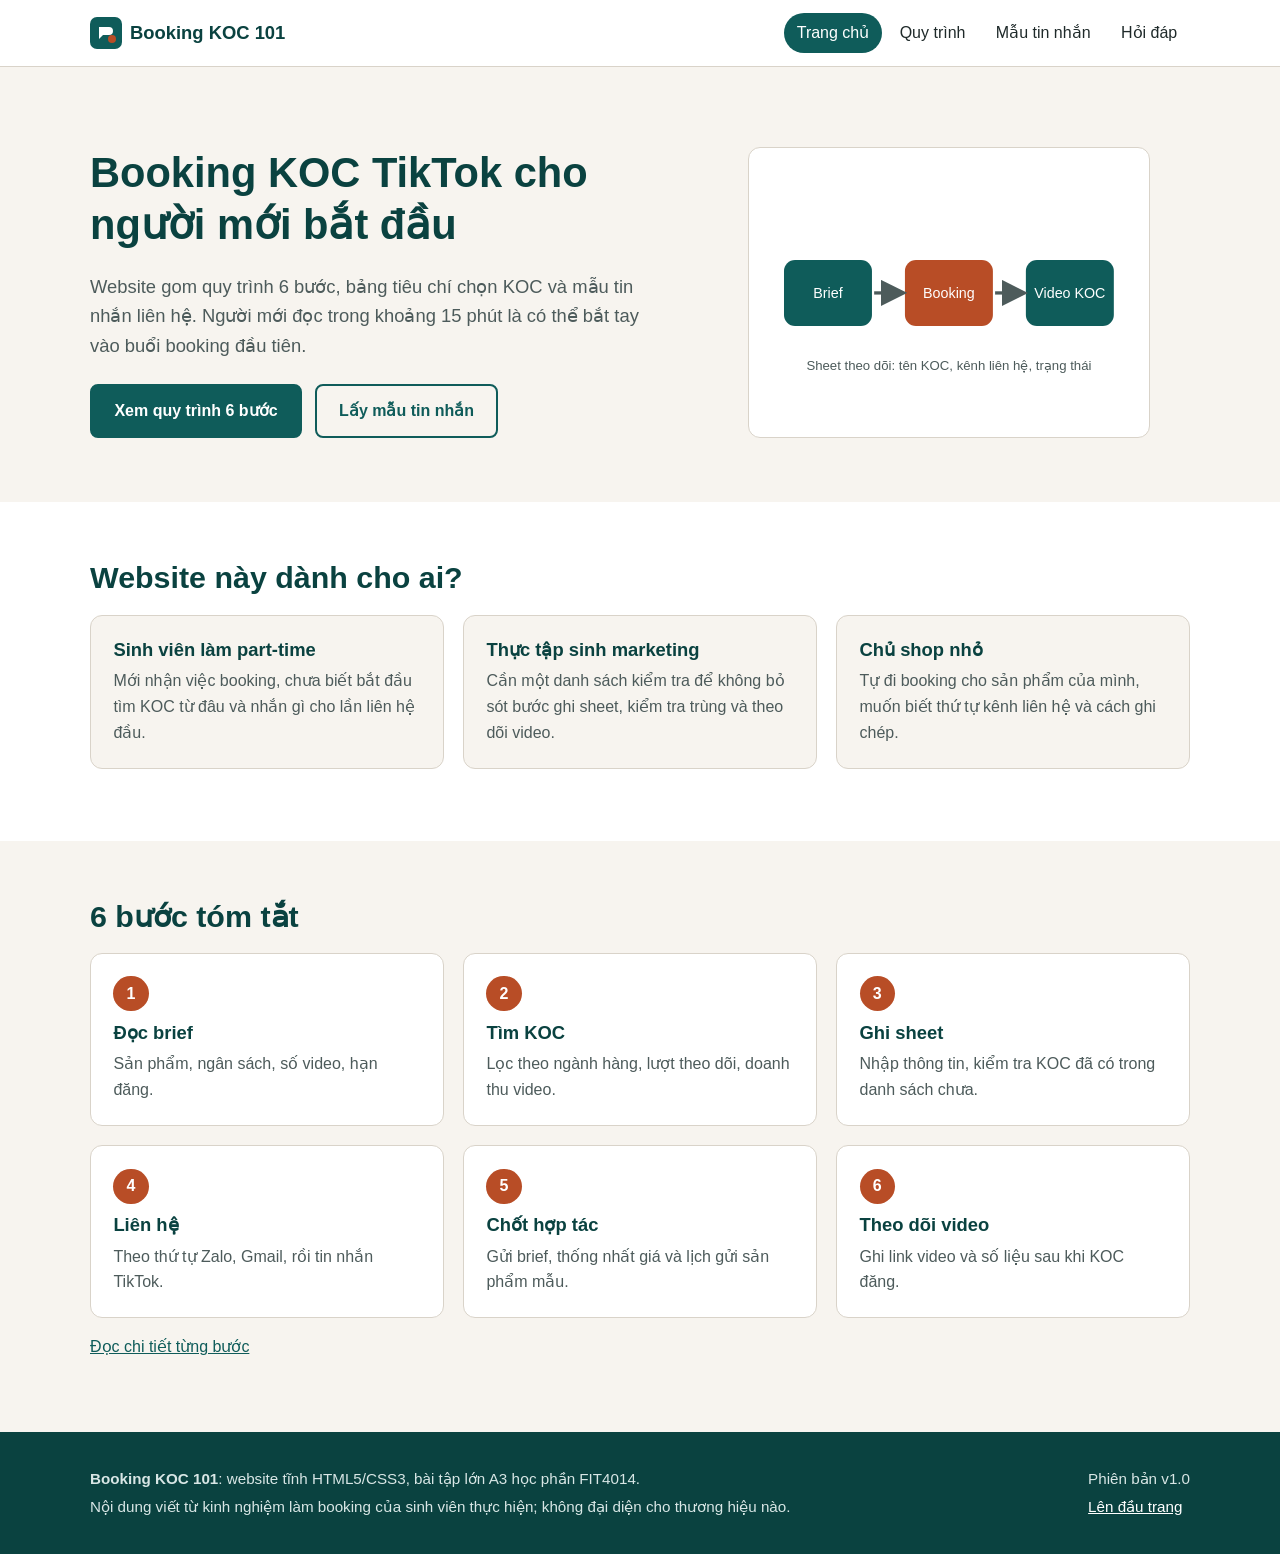
<file: index.html>
<!DOCTYPE html>
<!-- Booking KOC 101 | index.html -->
<html lang="vi">
<head>
  <meta charset="UTF-8">
  <meta name="viewport" content="width=device-width, initial-scale=1.0">
  <meta name="description" content="Hướng dẫn quy trình booking KOC TikTok 6 bước cho sinh viên mới làm marketing.">
  <title>Booking KOC 101 | Trang chủ</title>
  <link rel="icon" href="assets/logo.svg" type="image/svg+xml">
  <!-- Một file CSS dùng chung cho cả website -->
  <link rel="stylesheet" href="css/style.css">
</head>
<body>
  <!-- ===== Link bỏ qua điều hướng: hiện ra khi nhấn Tab, giúp người dùng bàn phím nhảy thẳng vào nội dung ===== -->
  <a class="skip-link" href="#noi-dung">Bỏ qua điều hướng</a>

  <!-- ===== HEADER: logo + menu, giống nhau ở cả 5 trang. Trang đang mở có aria-current="page" ===== -->
  <header class="site-header">
    <div class="container">
      <a class="logo" href="index.html">
        <svg viewBox="0 0 64 64" aria-hidden="true"><rect width="64" height="64" rx="14" fill="#0f5c5a"/><path d="M18 20h20a8 8 0 0 1 0 16H26l-8 8V20z" fill="#fff"/><circle cx="44" cy="44" r="8" fill="#b84d26"/></svg>
        Booking KOC 101
      </a>
      <nav class="nav" aria-label="Điều hướng chính">
        <ul>
          <li><a href="index.html" aria-current="page">Trang chủ</a></li>
          <li><a href="quy-trinh.html">Quy trình</a></li>
          <li><a href="mau-tin-nhan.html">Mẫu tin nhắn</a></li>
          <li><a href="lien-he.html">Hỏi đáp</a></li>
        </ul>
      </nav>
    </div>
  </header>
  <!-- ===== NỘI DUNG CHÍNH: id="noi-dung" là đích của link bỏ qua điều hướng ===== -->
  <main id="noi-dung">
    <!-- ----- Phần 1. HERO: tiêu đề, mô tả, 2 nút (R1, R3) và hình SVG tự vẽ ----- -->
    <section class="hero" aria-labelledby="tieu-de-chinh">
      <div class="container">
        <div>
          <h1 id="tieu-de-chinh">Booking KOC TikTok cho người mới bắt đầu</h1>
          <p class="lead">Website gom quy trình 6 bước, bảng tiêu chí chọn KOC và mẫu tin nhắn liên hệ. Người mới đọc trong khoảng 15 phút là có thể bắt tay vào buổi booking đầu tiên.</p>
          <div class="nhom-nut">
            <a class="btn" href="quy-trinh.html">Xem quy trình 6 bước</a>
            <a class="btn btn--vien" href="mau-tin-nhan.html">Lấy mẫu tin nhắn</a>
          </div>
        </div>
        <figure class="hero__hinh">
          <svg viewBox="0 0 320 220" role="img" aria-labelledby="hinh-hero">
            <title id="hinh-hero">Sơ đồ: thương hiệu gửi brief, người booking tìm KOC, KOC đăng video</title>
            <rect x="10" y="80" width="80" height="60" rx="10" fill="#0f5c5a"/>
            <text x="50" y="115" fill="#fff" font-size="13" text-anchor="middle" font-family="Arial">Brief</text>
            <rect x="120" y="80" width="80" height="60" rx="10" fill="#b84d26"/>
            <text x="160" y="115" fill="#fff" font-size="13" text-anchor="middle" font-family="Arial">Booking</text>
            <rect x="230" y="80" width="80" height="60" rx="10" fill="#0f5c5a"/>
            <text x="270" y="115" fill="#fff" font-size="13" text-anchor="middle" font-family="Arial">Video KOC</text>
            <path d="M92 110h24" stroke="#4d5b5b" stroke-width="3" marker-end="url(#mui-ten)"/>
            <path d="M202 110h24" stroke="#4d5b5b" stroke-width="3" marker-end="url(#mui-ten)"/>
            <defs><marker id="mui-ten" markerWidth="8" markerHeight="8" refX="6" refY="4" orient="auto"><path d="M0 0L8 4L0 8z" fill="#4d5b5b"/></marker></defs>
            <text x="160" y="180" fill="#4d5b5b" font-size="12" text-anchor="middle" font-family="Arial">Sheet theo dõi: tên KOC, kênh liên hệ, trạng thái</text>
          </svg>
        </figure>
      </div>
    </section>

    <!-- ----- Phần 2. AI DÙNG WEBSITE: 3 thẻ, lưới 3 cột (CSS .grid-3) ----- -->
    <section class="section section--trang" aria-labelledby="ai-dung">
      <div class="container">
        <h2 id="ai-dung">Website này dành cho ai?</h2>
        <ul class="grid-3">
          <li class="card">
            <h3>Sinh viên làm part-time</h3>
            <p>Mới nhận việc booking, chưa biết bắt đầu tìm KOC từ đâu và nhắn gì cho lần liên hệ đầu.</p>
          </li>
          <li class="card">
            <h3>Thực tập sinh marketing</h3>
            <p>Cần một danh sách kiểm tra để không bỏ sót bước ghi sheet, kiểm tra trùng và theo dõi video.</p>
          </li>
          <li class="card">
            <h3>Chủ shop nhỏ</h3>
            <p>Tự đi booking cho sản phẩm của mình, muốn biết thứ tự kênh liên hệ và cách ghi chép.</p>
          </li>
        </ul>
      </div>
    </section>

    <!-- ----- Phần 3. 6 BƯỚC TÓM TẮT: danh sách có thứ tự <ol> (R1) ----- -->
    <section class="section" aria-labelledby="tom-tat">
      <div class="container">
        <h2 id="tom-tat">6 bước tóm tắt</h2>
        <ol class="grid-3">
          <li class="card"><span class="so-buoc">1</span><h3>Đọc brief</h3><p>Sản phẩm, ngân sách, số video, hạn đăng.</p></li>
          <li class="card"><span class="so-buoc">2</span><h3>Tìm KOC</h3><p>Lọc theo ngành hàng, lượt theo dõi, doanh thu video.</p></li>
          <li class="card"><span class="so-buoc">3</span><h3>Ghi sheet</h3><p>Nhập thông tin, kiểm tra KOC đã có trong danh sách chưa.</p></li>
          <li class="card"><span class="so-buoc">4</span><h3>Liên hệ</h3><p>Theo thứ tự Zalo, Gmail, rồi tin nhắn TikTok.</p></li>
          <li class="card"><span class="so-buoc">5</span><h3>Chốt hợp tác</h3><p>Gửi brief, thống nhất giá và lịch gửi sản phẩm mẫu.</p></li>
          <li class="card"><span class="so-buoc">6</span><h3>Theo dõi video</h3><p>Ghi link video và số liệu sau khi KOC đăng.</p></li>
        </ol>
        <p><a href="quy-trinh.html">Đọc chi tiết từng bước</a></p>
      </div>
    </section>
  </main>
  <!-- ===== FOOTER: mô tả website, số phiên bản (để đối chiếu URL với tag trên GitHub) ===== -->
  <footer class="site-footer">
    <div class="container">
      <div>
        <p><strong>Booking KOC 101</strong>: website tĩnh HTML5/CSS3, bài tập lớn A3 học phần FIT4014.</p>
        <p>Nội dung viết từ kinh nghiệm làm booking của sinh viên thực hiện; không đại diện cho thương hiệu nào.</p>
      </div>
      <div>
        <p>Phiên bản v1.0</p>
        <p><a href="#noi-dung">Lên đầu trang</a></p>
      </div>
    </div>
  </footer>
</body>
</html>
</file>
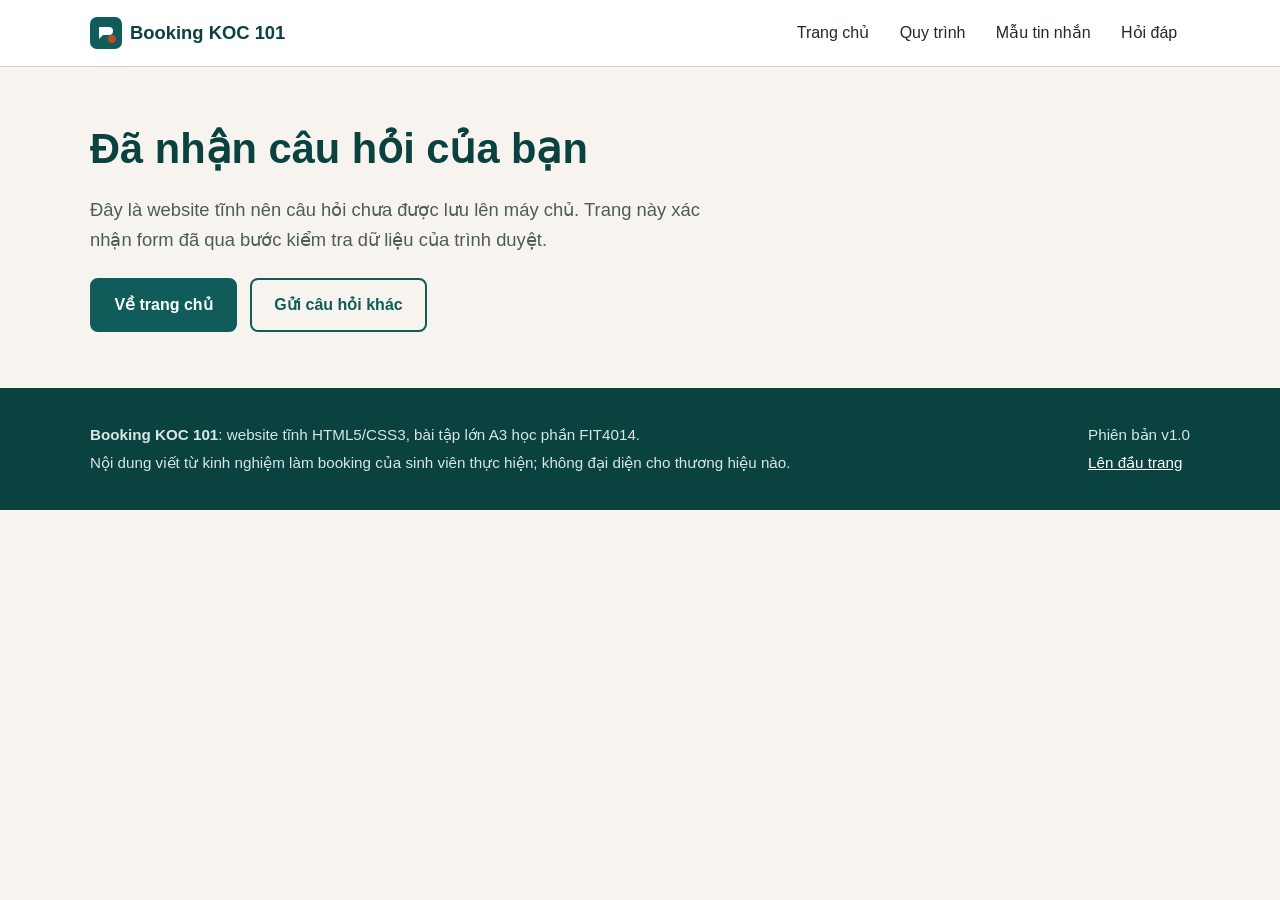
<file: cam-on.html>
<!DOCTYPE html>
<!-- Booking KOC 101 | cam-on.html -->
<html lang="vi">
<head>
  <meta charset="UTF-8">
  <meta name="viewport" content="width=device-width, initial-scale=1.0">
  <title>Booking KOC 101 | Đã nhận câu hỏi</title>
  <link rel="icon" href="assets/logo.svg" type="image/svg+xml">
  <!-- Một file CSS dùng chung cho cả website -->
  <link rel="stylesheet" href="css/style.css">
</head>
<body>
  <!-- ===== Link bỏ qua điều hướng: hiện ra khi nhấn Tab, giúp người dùng bàn phím nhảy thẳng vào nội dung ===== -->
  <a class="skip-link" href="#noi-dung">Bỏ qua điều hướng</a>

  <!-- ===== HEADER: logo + menu, giống nhau ở cả 5 trang. Trang đang mở có aria-current="page" ===== -->
  <header class="site-header">
    <div class="container">
      <a class="logo" href="index.html">
        <svg viewBox="0 0 64 64" aria-hidden="true"><rect width="64" height="64" rx="14" fill="#0f5c5a"/><path d="M18 20h20a8 8 0 0 1 0 16H26l-8 8V20z" fill="#fff"/><circle cx="44" cy="44" r="8" fill="#b84d26"/></svg>
        Booking KOC 101
      </a>
      <nav class="nav" aria-label="Điều hướng chính">
        <ul>
          <li><a href="index.html">Trang chủ</a></li>
          <li><a href="quy-trinh.html">Quy trình</a></li>
          <li><a href="mau-tin-nhan.html">Mẫu tin nhắn</a></li>
          <li><a href="lien-he.html">Hỏi đáp</a></li>
        </ul>
      </nav>
    </div>
  </header>
  <!-- ===== NỘI DUNG CHÍNH: id="noi-dung" là đích của link bỏ qua điều hướng ===== -->
  <main id="noi-dung">
    <!-- ----- Trang xác nhận sau khi form hợp lệ ----- -->
    <section class="section">
      <div class="container">
        <h1>Đã nhận câu hỏi của bạn</h1>
        <p class="lead">Đây là website tĩnh nên câu hỏi chưa được lưu lên máy chủ. Trang này xác nhận form đã qua bước kiểm tra dữ liệu của trình duyệt.</p>
        <div class="nhom-nut">
          <a class="btn" href="index.html">Về trang chủ</a>
          <a class="btn btn--vien" href="lien-he.html">Gửi câu hỏi khác</a>
        </div>
      </div>
    </section>
  </main>
  <!-- ===== FOOTER: mô tả website, số phiên bản (để đối chiếu URL với tag trên GitHub) ===== -->
  <footer class="site-footer">
    <div class="container">
      <div>
        <p><strong>Booking KOC 101</strong>: website tĩnh HTML5/CSS3, bài tập lớn A3 học phần FIT4014.</p>
        <p>Nội dung viết từ kinh nghiệm làm booking của sinh viên thực hiện; không đại diện cho thương hiệu nào.</p>
      </div>
      <div>
        <p>Phiên bản v1.0</p>
        <p><a href="#noi-dung">Lên đầu trang</a></p>
      </div>
    </div>
  </footer>
</body>
</html>
</file>
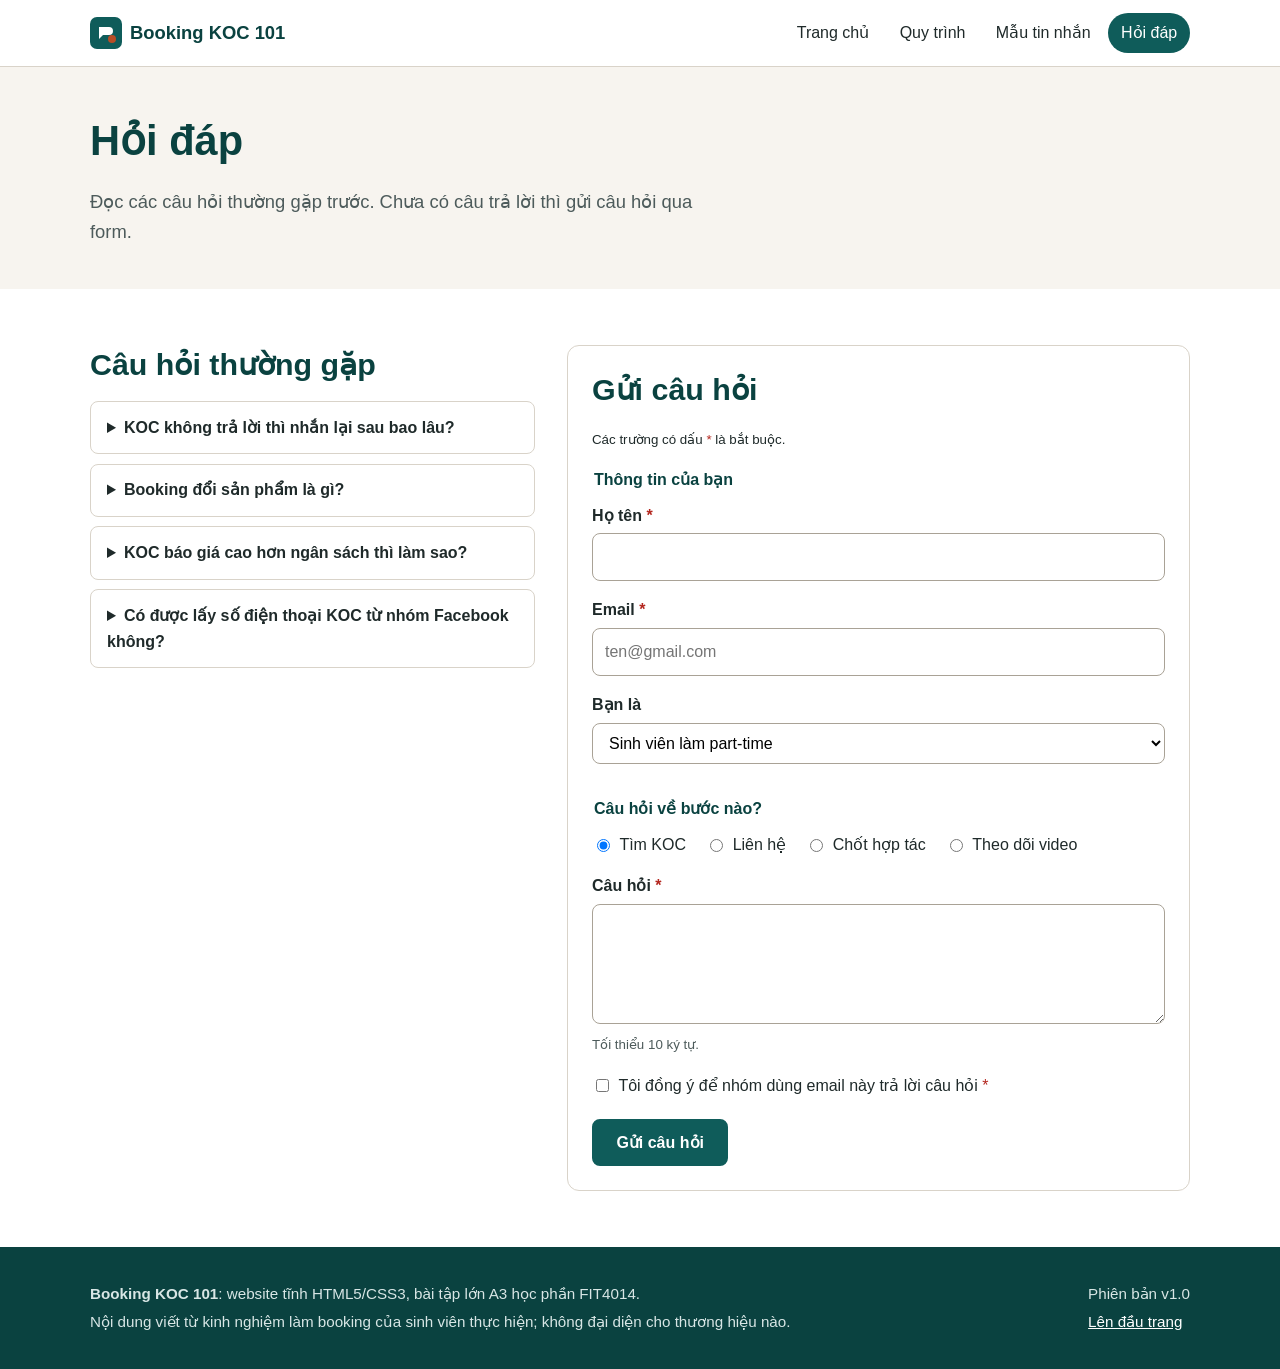
<file: lien-he.html>
<!DOCTYPE html>
<!-- Booking KOC 101 | lien-he.html -->
<html lang="vi">
<head>
  <meta charset="UTF-8">
  <meta name="viewport" content="width=device-width, initial-scale=1.0">
  <meta name="description" content="Câu hỏi thường gặp về booking KOC và form gửi câu hỏi.">
  <title>Booking KOC 101 | Hỏi đáp</title>
  <link rel="icon" href="assets/logo.svg" type="image/svg+xml">
  <!-- Một file CSS dùng chung cho cả website -->
  <link rel="stylesheet" href="css/style.css">
</head>
<body>
  <!-- ===== Link bỏ qua điều hướng: hiện ra khi nhấn Tab, giúp người dùng bàn phím nhảy thẳng vào nội dung ===== -->
  <a class="skip-link" href="#noi-dung">Bỏ qua điều hướng</a>

  <!-- ===== HEADER: logo + menu, giống nhau ở cả 5 trang. Trang đang mở có aria-current="page" ===== -->
  <header class="site-header">
    <div class="container">
      <a class="logo" href="index.html">
        <svg viewBox="0 0 64 64" aria-hidden="true"><rect width="64" height="64" rx="14" fill="#0f5c5a"/><path d="M18 20h20a8 8 0 0 1 0 16H26l-8 8V20z" fill="#fff"/><circle cx="44" cy="44" r="8" fill="#b84d26"/></svg>
        Booking KOC 101
      </a>
      <nav class="nav" aria-label="Điều hướng chính">
        <ul>
          <li><a href="index.html">Trang chủ</a></li>
          <li><a href="quy-trinh.html">Quy trình</a></li>
          <li><a href="mau-tin-nhan.html">Mẫu tin nhắn</a></li>
          <li><a href="lien-he.html" aria-current="page">Hỏi đáp</a></li>
        </ul>
      </nav>
    </div>
  </header>
  <!-- ===== NỘI DUNG CHÍNH: id="noi-dung" là đích của link bỏ qua điều hướng ===== -->
  <main id="noi-dung">
    <!-- ----- Phần 1. TIÊU ĐỀ TRANG ----- -->
    <div class="page-title">
      <div class="container">
        <h1>Hỏi đáp</h1>
        <p class="lead">Đọc các câu hỏi thường gặp trước. Chưa có câu trả lời thì gửi câu hỏi qua form.</p>
      </div>
    </div>

    <section class="section section--trang" aria-labelledby="hoi-dap">
      <div class="container form-wrap">
        <!-- ----- Phần 2. CÂU HỎI THƯỜNG GẶP: <details>/<summary> mở-đóng không cần JavaScript ----- -->
        <div>
          <h2 id="hoi-dap">Câu hỏi thường gặp</h2>
          <details>
            <summary>KOC không trả lời thì nhắn lại sau bao lâu?</summary>
            <p>Đợi 2 đến 3 ngày rồi nhắn lại một lần qua kênh tiếp theo trong thứ tự Zalo, Gmail, TikTok. Sau đó vẫn im lặng thì ghi "Không phản hồi" vào sheet.</p>
          </details>
          <details>
            <summary>Booking đổi sản phẩm là gì?</summary>
            <p>KOC nhận sản phẩm miễn phí và đăng video, không nhận tiền phí. Hình thức này hay dùng với KOC ít follower.</p>
          </details>
          <details>
            <summary>KOC báo giá cao hơn ngân sách thì làm sao?</summary>
            <p>Báo lại quản lý kèm số liệu video của KOC. Không tự đồng ý mức giá ngoài brief.</p>
          </details>
          <details>
            <summary>Có được lấy số điện thoại KOC từ nhóm Facebook không?</summary>
            <p>Không. Chỉ dùng thông tin liên hệ KOC tự công khai trên kênh để nhận hợp tác.</p>
          </details>
        </div>

        <!-- ----- Phần 3. FORM GỬI CÂU HỎI (R4): trình duyệt tự kiểm tra bằng required, type="email", minlength.
             Hợp lệ thì chuyển sang cam-on.html (method="get"), không lưu dữ liệu lên máy chủ. ----- -->
        <form action="cam-on.html" method="get" aria-labelledby="tieu-de-form">
          <h2 id="tieu-de-form">Gửi câu hỏi</h2>
          <p><small>Các trường có dấu <span class="bat-buoc">*</span> là bắt buộc.</small></p>

          <fieldset>
            <legend>Thông tin của bạn</legend>
            <div class="truong">
              <label for="ho-ten">Họ tên <span class="bat-buoc">*</span></label>
              <input id="ho-ten" name="ho-ten" type="text" required minlength="2" autocomplete="name">
            </div>
            <div class="truong">
              <label for="email">Email <span class="bat-buoc">*</span></label>
              <input id="email" name="email" type="email" required autocomplete="email" placeholder="ten@gmail.com">
            </div>
            <div class="truong">
              <label for="vai-tro">Bạn là</label>
              <select id="vai-tro" name="vai-tro">
                <option value="sinh-vien">Sinh viên làm part-time</option>
                <option value="thuc-tap">Thực tập sinh marketing</option>
                <option value="chu-shop">Chủ shop</option>
                <option value="khac">Khác</option>
              </select>
            </div>
          </fieldset>

          <fieldset>
            <legend>Câu hỏi về bước nào?</legend>
            <div class="lua-chon">
              <label><input type="radio" name="buoc" value="tim-koc" checked> Tìm KOC</label>
              <label><input type="radio" name="buoc" value="lien-he"> Liên hệ</label>
              <label><input type="radio" name="buoc" value="chot"> Chốt hợp tác</label>
              <label><input type="radio" name="buoc" value="theo-doi"> Theo dõi video</label>
            </div>
          </fieldset>

          <div class="truong">
            <label for="cau-hoi">Câu hỏi <span class="bat-buoc">*</span></label>
            <textarea id="cau-hoi" name="cau-hoi" required minlength="10" aria-describedby="goi-y-cau-hoi"></textarea>
            <small id="goi-y-cau-hoi">Tối thiểu 10 ký tự.</small>
          </div>

          <div class="truong lua-chon">
            <label><input type="checkbox" name="dong-y" required> <span>Tôi đồng ý để nhóm dùng email này trả lời câu hỏi <span class="bat-buoc">*</span></span></label>
          </div>

          <button class="btn" type="submit">Gửi câu hỏi</button>
        </form>
      </div>
    </section>
  </main>
  <!-- ===== FOOTER: mô tả website, số phiên bản (để đối chiếu URL với tag trên GitHub) ===== -->
  <footer class="site-footer">
    <div class="container">
      <div>
        <p><strong>Booking KOC 101</strong>: website tĩnh HTML5/CSS3, bài tập lớn A3 học phần FIT4014.</p>
        <p>Nội dung viết từ kinh nghiệm làm booking của sinh viên thực hiện; không đại diện cho thương hiệu nào.</p>
      </div>
      <div>
        <p>Phiên bản v1.0</p>
        <p><a href="#noi-dung">Lên đầu trang</a></p>
      </div>
    </div>
  </footer>
</body>
</html>
</file>
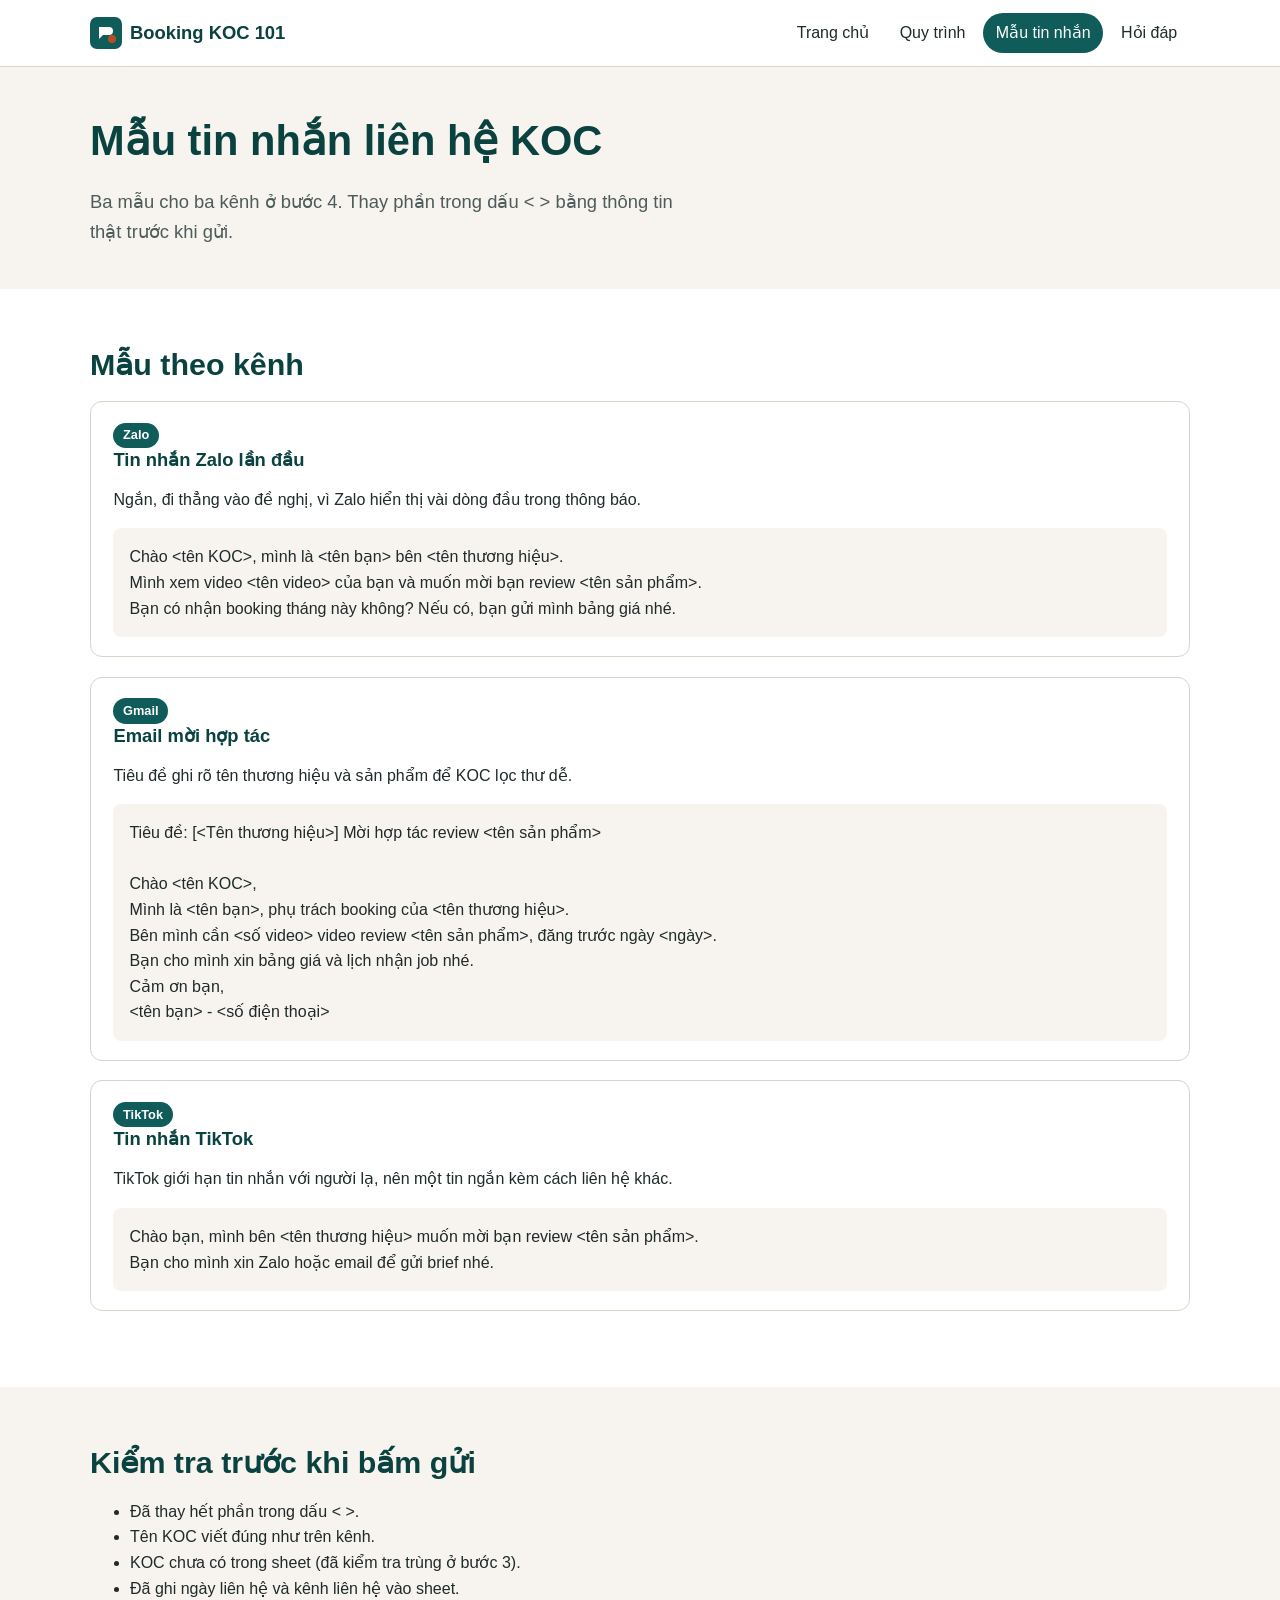
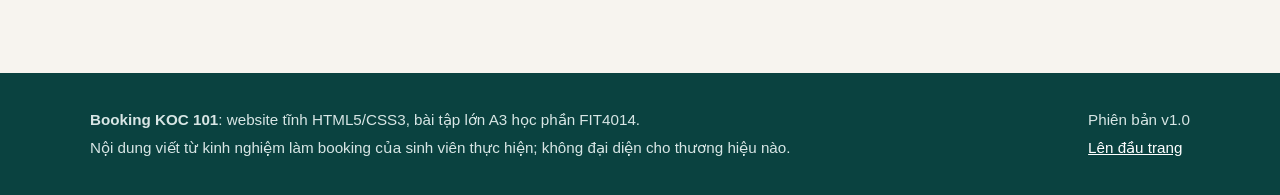
<file: mau-tin-nhan.html>
<!DOCTYPE html>
<!-- Booking KOC 101 | mau-tin-nhan.html -->
<html lang="vi">
<head>
  <meta charset="UTF-8">
  <meta name="viewport" content="width=device-width, initial-scale=1.0">
  <meta name="description" content="Mẫu tin nhắn Zalo, email và TikTok để liên hệ KOC lần đầu.">
  <title>Booking KOC 101 | Mẫu tin nhắn</title>
  <link rel="icon" href="assets/logo.svg" type="image/svg+xml">
  <!-- Một file CSS dùng chung cho cả website -->
  <link rel="stylesheet" href="css/style.css">
</head>
<body>
  <!-- ===== Link bỏ qua điều hướng: hiện ra khi nhấn Tab, giúp người dùng bàn phím nhảy thẳng vào nội dung ===== -->
  <a class="skip-link" href="#noi-dung">Bỏ qua điều hướng</a>

  <!-- ===== HEADER: logo + menu, giống nhau ở cả 5 trang. Trang đang mở có aria-current="page" ===== -->
  <header class="site-header">
    <div class="container">
      <a class="logo" href="index.html">
        <svg viewBox="0 0 64 64" aria-hidden="true"><rect width="64" height="64" rx="14" fill="#0f5c5a"/><path d="M18 20h20a8 8 0 0 1 0 16H26l-8 8V20z" fill="#fff"/><circle cx="44" cy="44" r="8" fill="#b84d26"/></svg>
        Booking KOC 101
      </a>
      <nav class="nav" aria-label="Điều hướng chính">
        <ul>
          <li><a href="index.html">Trang chủ</a></li>
          <li><a href="quy-trinh.html">Quy trình</a></li>
          <li><a href="mau-tin-nhan.html" aria-current="page">Mẫu tin nhắn</a></li>
          <li><a href="lien-he.html">Hỏi đáp</a></li>
        </ul>
      </nav>
    </div>
  </header>
  <!-- ===== NỘI DUNG CHÍNH: id="noi-dung" là đích của link bỏ qua điều hướng ===== -->
  <main id="noi-dung">
    <!-- ----- Phần 1. TIÊU ĐỀ TRANG ----- -->
    <div class="page-title">
      <div class="container">
        <h1>Mẫu tin nhắn liên hệ KOC</h1>
        <p class="lead">Ba mẫu cho ba kênh ở bước 4. Thay phần trong dấu &lt; &gt; bằng thông tin thật trước khi gửi.</p>
      </div>
    </div>

    <!-- ----- Phần 2. 3 MẪU TIN NHẮN: Zalo, Gmail, TikTok theo thứ tự bước 4. <pre> giữ nguyên xuống dòng (R3) ----- -->
    <section class="section section--trang" aria-labelledby="cac-mau">
      <div class="container">
        <h2 id="cac-mau">Mẫu theo kênh</h2>

        <article class="mau-tin">
          <span class="nhan">Zalo</span>
          <h3>Tin nhắn Zalo lần đầu</h3>
          <p>Ngắn, đi thẳng vào đề nghị, vì Zalo hiển thị vài dòng đầu trong thông báo.</p>
          <pre>Chào &lt;tên KOC&gt;, mình là &lt;tên bạn&gt; bên &lt;tên thương hiệu&gt;.
Mình xem video &lt;tên video&gt; của bạn và muốn mời bạn review &lt;tên sản phẩm&gt;.
Bạn có nhận booking tháng này không? Nếu có, bạn gửi mình bảng giá nhé.</pre>
        </article>

        <article class="mau-tin">
          <span class="nhan">Gmail</span>
          <h3>Email mời hợp tác</h3>
          <p>Tiêu đề ghi rõ tên thương hiệu và sản phẩm để KOC lọc thư dễ.</p>
          <pre>Tiêu đề: [&lt;Tên thương hiệu&gt;] Mời hợp tác review &lt;tên sản phẩm&gt;

Chào &lt;tên KOC&gt;,
Mình là &lt;tên bạn&gt;, phụ trách booking của &lt;tên thương hiệu&gt;.
Bên mình cần &lt;số video&gt; video review &lt;tên sản phẩm&gt;, đăng trước ngày &lt;ngày&gt;.
Bạn cho mình xin bảng giá và lịch nhận job nhé.
Cảm ơn bạn,
&lt;tên bạn&gt; - &lt;số điện thoại&gt;</pre>
        </article>

        <article class="mau-tin">
          <span class="nhan">TikTok</span>
          <h3>Tin nhắn TikTok</h3>
          <p>TikTok giới hạn tin nhắn với người lạ, nên một tin ngắn kèm cách liên hệ khác.</p>
          <pre>Chào bạn, mình bên &lt;tên thương hiệu&gt; muốn mời bạn review &lt;tên sản phẩm&gt;.
Bạn cho mình xin Zalo hoặc email để gửi brief nhé.</pre>
        </article>
      </div>
    </section>

    <!-- ----- Phần 3. DANH SÁCH KIỂM TRA TRƯỚC KHI GỬI ----- -->
    <section class="section" aria-labelledby="kiem-tra">
      <div class="container">
        <h2 id="kiem-tra">Kiểm tra trước khi bấm gửi</h2>
        <ul>
          <li>Đã thay hết phần trong dấu &lt; &gt;.</li>
          <li>Tên KOC viết đúng như trên kênh.</li>
          <li>KOC chưa có trong sheet (đã kiểm tra trùng ở bước 3).</li>
          <li>Đã ghi ngày liên hệ và kênh liên hệ vào sheet.</li>
        </ul>
      </div>
    </section>
  </main>
  <!-- ===== FOOTER: mô tả website, số phiên bản (để đối chiếu URL với tag trên GitHub) ===== -->
  <footer class="site-footer">
    <div class="container">
      <div>
        <p><strong>Booking KOC 101</strong>: website tĩnh HTML5/CSS3, bài tập lớn A3 học phần FIT4014.</p>
        <p>Nội dung viết từ kinh nghiệm làm booking của sinh viên thực hiện; không đại diện cho thương hiệu nào.</p>
      </div>
      <div>
        <p>Phiên bản v1.0</p>
        <p><a href="#noi-dung">Lên đầu trang</a></p>
      </div>
    </div>
  </footer>
</body>
</html>
</file>
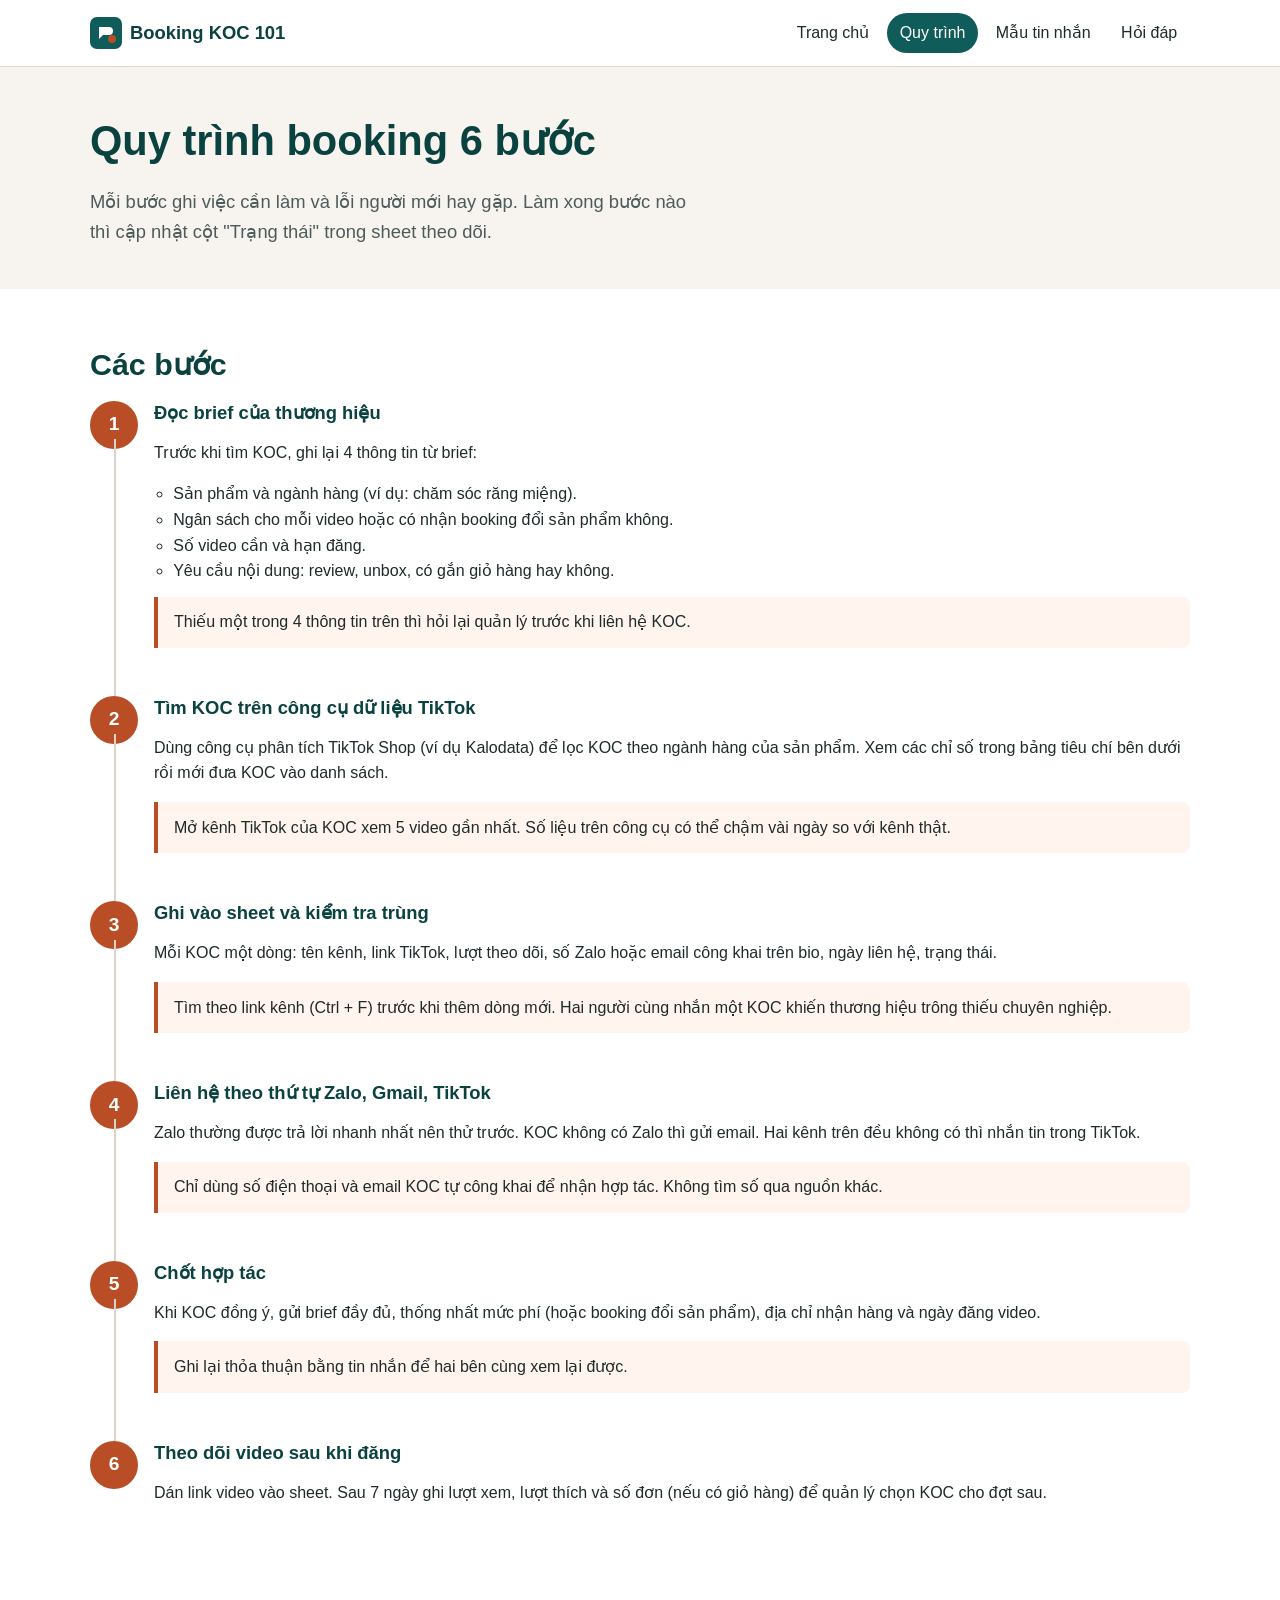
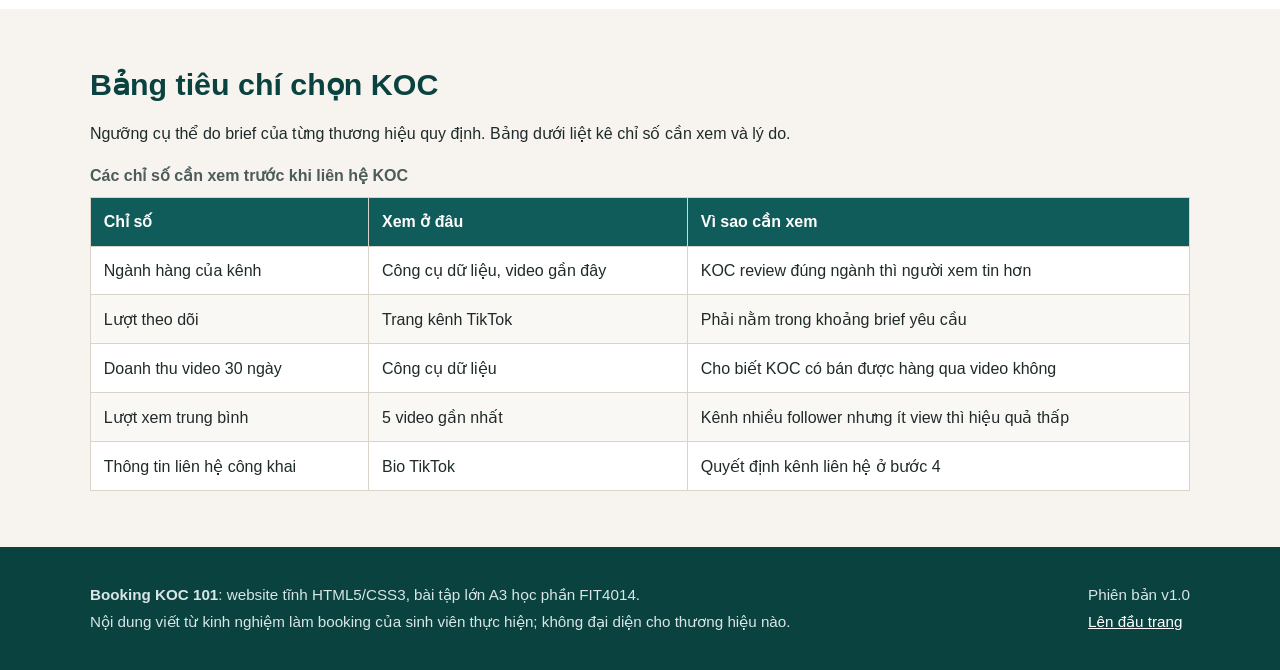
<file: quy-trinh.html>
<!DOCTYPE html>
<!-- Booking KOC 101 | quy-trinh.html -->
<html lang="vi">
<head>
  <meta charset="UTF-8">
  <meta name="viewport" content="width=device-width, initial-scale=1.0">
  <meta name="description" content="Chi tiết 6 bước booking KOC TikTok và bảng tiêu chí chọn KOC.">
  <title>Booking KOC 101 | Quy trình 6 bước</title>
  <link rel="icon" href="assets/logo.svg" type="image/svg+xml">
  <!-- Một file CSS dùng chung cho cả website -->
  <link rel="stylesheet" href="css/style.css">
</head>
<body>
  <!-- ===== Link bỏ qua điều hướng: hiện ra khi nhấn Tab, giúp người dùng bàn phím nhảy thẳng vào nội dung ===== -->
  <a class="skip-link" href="#noi-dung">Bỏ qua điều hướng</a>

  <!-- ===== HEADER: logo + menu, giống nhau ở cả 5 trang. Trang đang mở có aria-current="page" ===== -->
  <header class="site-header">
    <div class="container">
      <a class="logo" href="index.html">
        <svg viewBox="0 0 64 64" aria-hidden="true"><rect width="64" height="64" rx="14" fill="#0f5c5a"/><path d="M18 20h20a8 8 0 0 1 0 16H26l-8 8V20z" fill="#fff"/><circle cx="44" cy="44" r="8" fill="#b84d26"/></svg>
        Booking KOC 101
      </a>
      <nav class="nav" aria-label="Điều hướng chính">
        <ul>
          <li><a href="index.html">Trang chủ</a></li>
          <li><a href="quy-trinh.html" aria-current="page">Quy trình</a></li>
          <li><a href="mau-tin-nhan.html">Mẫu tin nhắn</a></li>
          <li><a href="lien-he.html">Hỏi đáp</a></li>
        </ul>
      </nav>
    </div>
  </header>
  <!-- ===== NỘI DUNG CHÍNH: id="noi-dung" là đích của link bỏ qua điều hướng ===== -->
  <main id="noi-dung">
    <!-- ----- Phần 1. TIÊU ĐỀ TRANG ----- -->
    <div class="page-title">
      <div class="container">
        <h1>Quy trình booking 6 bước</h1>
        <p class="lead">Mỗi bước ghi việc cần làm và lỗi người mới hay gặp. Làm xong bước nào thì cập nhật cột "Trạng thái" trong sheet theo dõi.</p>
      </div>
    </div>

    <!-- ----- Phần 2. DÒNG THỜI GIAN 6 BƯỚC: mỗi bước là một <article>, hộp .luu-y ghi lỗi hay gặp (R1) ----- -->
    <section class="section section--trang" aria-labelledby="cac-buoc">
      <div class="container">
        <h2 id="cac-buoc">Các bước</h2>
        <ol class="timeline">
          <li>
            <span class="so-buoc" aria-hidden="true">1</span>
            <article>
              <h3>Đọc brief của thương hiệu</h3>
              <p>Trước khi tìm KOC, ghi lại 4 thông tin từ brief:</p>
              <ul>
                <li>Sản phẩm và ngành hàng (ví dụ: chăm sóc răng miệng).</li>
                <li>Ngân sách cho mỗi video hoặc có nhận booking đổi sản phẩm không.</li>
                <li>Số video cần và hạn đăng.</li>
                <li>Yêu cầu nội dung: review, unbox, có gắn giỏ hàng hay không.</li>
              </ul>
              <p class="luu-y">Thiếu một trong 4 thông tin trên thì hỏi lại quản lý trước khi liên hệ KOC.</p>
            </article>
          </li>
          <li>
            <span class="so-buoc" aria-hidden="true">2</span>
            <article>
              <h3>Tìm KOC trên công cụ dữ liệu TikTok</h3>
              <p>Dùng công cụ phân tích TikTok Shop (ví dụ Kalodata) để lọc KOC theo ngành hàng của sản phẩm. Xem các chỉ số trong bảng tiêu chí bên dưới rồi mới đưa KOC vào danh sách.</p>
              <p class="luu-y">Mở kênh TikTok của KOC xem 5 video gần nhất. Số liệu trên công cụ có thể chậm vài ngày so với kênh thật.</p>
            </article>
          </li>
          <li>
            <span class="so-buoc" aria-hidden="true">3</span>
            <article>
              <h3>Ghi vào sheet và kiểm tra trùng</h3>
              <p>Mỗi KOC một dòng: tên kênh, link TikTok, lượt theo dõi, số Zalo hoặc email công khai trên bio, ngày liên hệ, trạng thái.</p>
              <p class="luu-y">Tìm theo link kênh (Ctrl + F) trước khi thêm dòng mới. Hai người cùng nhắn một KOC khiến thương hiệu trông thiếu chuyên nghiệp.</p>
            </article>
          </li>
          <li>
            <span class="so-buoc" aria-hidden="true">4</span>
            <article>
              <h3>Liên hệ theo thứ tự Zalo, Gmail, TikTok</h3>
              <p>Zalo thường được trả lời nhanh nhất nên thử trước. KOC không có Zalo thì gửi email. Hai kênh trên đều không có thì nhắn tin trong TikTok.</p>
              <p class="luu-y">Chỉ dùng số điện thoại và email KOC tự công khai để nhận hợp tác. Không tìm số qua nguồn khác.</p>
            </article>
          </li>
          <li>
            <span class="so-buoc" aria-hidden="true">5</span>
            <article>
              <h3>Chốt hợp tác</h3>
              <p>Khi KOC đồng ý, gửi brief đầy đủ, thống nhất mức phí (hoặc booking đổi sản phẩm), địa chỉ nhận hàng và ngày đăng video.</p>
              <p class="luu-y">Ghi lại thỏa thuận bằng tin nhắn để hai bên cùng xem lại được.</p>
            </article>
          </li>
          <li>
            <span class="so-buoc" aria-hidden="true">6</span>
            <article>
              <h3>Theo dõi video sau khi đăng</h3>
              <p>Dán link video vào sheet. Sau 7 ngày ghi lượt xem, lượt thích và số đơn (nếu có giỏ hàng) để quản lý chọn KOC cho đợt sau.</p>
            </article>
          </li>
        </ol>
      </div>
    </section>

    <!-- ----- Phần 3. BẢNG TIÊU CHÍ: bọc trong .bang-cuon để cuộn ngang trên điện thoại (R2, R5) ----- -->
    <section class="section" aria-labelledby="tieu-chi">
      <div class="container">
        <h2 id="tieu-chi">Bảng tiêu chí chọn KOC</h2>
        <p>Ngưỡng cụ thể do brief của từng thương hiệu quy định. Bảng dưới liệt kê chỉ số cần xem và lý do.</p>
        <div class="bang-cuon">
          <table>
            <caption>Các chỉ số cần xem trước khi liên hệ KOC</caption>
            <thead>
              <tr><th scope="col">Chỉ số</th><th scope="col">Xem ở đâu</th><th scope="col">Vì sao cần xem</th></tr>
            </thead>
            <tbody>
              <tr><td>Ngành hàng của kênh</td><td>Công cụ dữ liệu, video gần đây</td><td>KOC review đúng ngành thì người xem tin hơn</td></tr>
              <tr><td>Lượt theo dõi</td><td>Trang kênh TikTok</td><td>Phải nằm trong khoảng brief yêu cầu</td></tr>
              <tr><td>Doanh thu video 30 ngày</td><td>Công cụ dữ liệu</td><td>Cho biết KOC có bán được hàng qua video không</td></tr>
              <tr><td>Lượt xem trung bình</td><td>5 video gần nhất</td><td>Kênh nhiều follower nhưng ít view thì hiệu quả thấp</td></tr>
              <tr><td>Thông tin liên hệ công khai</td><td>Bio TikTok</td><td>Quyết định kênh liên hệ ở bước 4</td></tr>
            </tbody>
          </table>
        </div>
      </div>
    </section>
  </main>
  <!-- ===== FOOTER: mô tả website, số phiên bản (để đối chiếu URL với tag trên GitHub) ===== -->
  <footer class="site-footer">
    <div class="container">
      <div>
        <p><strong>Booking KOC 101</strong>: website tĩnh HTML5/CSS3, bài tập lớn A3 học phần FIT4014.</p>
        <p>Nội dung viết từ kinh nghiệm làm booking của sinh viên thực hiện; không đại diện cho thương hiệu nào.</p>
      </div>
      <div>
        <p>Phiên bản v1.0</p>
        <p><a href="#noi-dung">Lên đầu trang</a></p>
      </div>
    </div>
  </footer>
</body>
</html>
</file>
<file: css/style.css>
/* =========================================================
   Booking KOC 101 - style.css
   Thứ tự: 1. Biến  2. Nền tảng  3. Bố cục chung  4. Header/nav
           5. Thành phần  6. Form  7. Footer  8. Responsive
   ========================================================= */

/* 1. Biến màu, chữ, khoảng cách (đổi ở đây là đổi cả trang) */
:root {
  --mau-chinh: #0f5c5a;        /* xanh cổ vịt: nút, tiêu đề */
  --mau-chinh-dam: #0a4240;
  --mau-nhan: #b84d26;         /* cam đậm: số bước, điểm nhấn. Đổi từ #e0663a (tương phản 3,43:1) sang #b84d26 (5,09:1) */
  --mau-nen: #f7f4ef;          /* nền kem */
  --mau-the: #ffffff;
  --mau-chu: #1f2a2a;
  --mau-chu-phu: #4d5b5b;
  --mau-vien: #d9d3c9;
  --bo-goc: 12px;
  --rong-toi-da: 1100px;
  --font: "Segoe UI", Roboto, "Helvetica Neue", Arial, sans-serif;
}

/* 2. Nền tảng */
*,
*::before,
*::after { box-sizing: border-box; }

html { scroll-behavior: smooth; }

body {
  margin: 0;
  font-family: var(--font);
  font-size: 1rem;
  line-height: 1.6;
  color: var(--mau-chu);
  background: var(--mau-nen);
}

img, svg { max-width: 100%; display: block; }

h1, h2, h3 { line-height: 1.25; color: var(--mau-chinh-dam); }
h1 { font-size: clamp(1.8rem, 4vw, 2.6rem); margin: 0 0 .5em; }
h2 { font-size: clamp(1.4rem, 3vw, 1.9rem); margin: 0 0 .6em; }
h3 { font-size: 1.15rem; margin: 0 0 .4em; }

a { color: var(--mau-chinh); }
a:hover { color: var(--mau-nhan); }

/* Viền focus rõ cho người dùng bàn phím */
:focus-visible {
  outline: 3px solid var(--mau-nhan);
  outline-offset: 3px;
}

/* Link "Bỏ qua điều hướng": ẩn cho tới khi nhấn Tab */
.skip-link {
  position: absolute;
  left: -999px;
  top: 0;
  background: var(--mau-chinh);
  color: #fff;
  padding: .6rem 1rem;
  z-index: 100;
}
.skip-link:focus { left: 1rem; }

/* 3. Bố cục chung */
.container {
  width: min(100% - 2rem, var(--rong-toi-da));
  margin-inline: auto;
}

.section { padding: 3.5rem 0; }
.section--trang { background: var(--mau-the); }

.lead { font-size: 1.15rem; color: var(--mau-chu-phu); max-width: 60ch; }

/* 4. Header và thanh điều hướng */
.site-header {
  background: var(--mau-the);
  border-bottom: 1px solid var(--mau-vien);
  position: sticky;
  top: 0;
  z-index: 10;
}

.site-header .container {
  display: flex;
  align-items: center;
  justify-content: space-between;
  gap: 1rem;
  padding: .8rem 0;
}

.logo {
  display: flex;
  align-items: center;
  gap: .5rem;
  font-weight: 700;
  font-size: 1.15rem;
  color: var(--mau-chinh-dam);
  text-decoration: none;
}
.logo svg { width: 32px; height: 32px; }

.nav ul {
  list-style: none;
  display: flex;
  gap: .3rem;
  margin: 0;
  padding: 0;
}

.nav a {
  display: block;
  padding: .45rem .8rem;
  border-radius: 999px;
  text-decoration: none;
  color: var(--mau-chu);
  font-weight: 500;
}
.nav a:hover { background: var(--mau-nen); color: var(--mau-chinh); }
.nav a[aria-current="page"] { background: var(--mau-chinh); color: #fff; }

/* 5. Thành phần */

/* Hero trang chủ: 2 cột (chữ + hình minh họa) */
.hero { padding: 4rem 0 3rem; }
.hero .container {
  display: grid;
  grid-template-columns: 1.2fr 1fr;
  gap: 2.5rem;
  align-items: center;
}
.hero__hinh {
  background: var(--mau-the);
  border: 1px solid var(--mau-vien);
  border-radius: var(--bo-goc);
  padding: 1.5rem;
}

/* Tiêu đề trang con */
.page-title { padding: 3rem 0 1.5rem; }

.btn {
  display: inline-block;
  padding: .75rem 1.4rem;
  border-radius: 8px;
  background: var(--mau-chinh);
  color: #fff;
  font-weight: 600;
  text-decoration: none;
  border: 2px solid var(--mau-chinh);
  cursor: pointer;
  font-size: 1rem;
  font-family: inherit;
}
.btn:hover { background: var(--mau-chinh-dam); color: #fff; }
.btn--vien { background: transparent; color: var(--mau-chinh); }
.btn--vien:hover { background: var(--mau-chinh); color: #fff; }
.nhom-nut { display: flex; flex-wrap: wrap; gap: .8rem; margin-top: 1.5rem; }

/* Lưới thẻ: 3 cột, tự giảm khi màn hình hẹp */
.grid-3 {
  display: grid;
  grid-template-columns: repeat(3, 1fr);
  gap: 1.2rem;
  padding: 0;
  list-style: none;
}

.card {
  background: var(--mau-the);
  border: 1px solid var(--mau-vien);
  border-radius: var(--bo-goc);
  padding: 1.4rem;
}
.section--trang .card { background: var(--mau-nen); }
.card p { margin: 0; color: var(--mau-chu-phu); }

/* Số thứ tự bước */
.so-buoc {
  display: inline-grid;
  place-items: center;
  width: 2.2rem;
  height: 2.2rem;
  border-radius: 50%;
  background: var(--mau-nhan);
  color: #fff;
  font-weight: 700;
  margin-bottom: .6rem;
}

/* Dòng thời gian quy trình (trang quy-trinh.html) */
.timeline { list-style: none; padding: 0; margin: 0; }
.timeline > li {
  display: grid;
  grid-template-columns: 3rem 1fr;
  gap: 1rem;
  padding-bottom: 2rem;
  position: relative;
}
/* Đường nối giữa các bước */
.timeline > li::before {
  content: "";
  position: absolute;
  left: 1.5rem;
  top: 2.4rem;
  bottom: 0;
  width: 2px;
  background: var(--mau-vien);
}
.timeline > li:last-child::before { display: none; }
.timeline .so-buoc { width: 3rem; height: 3rem; font-size: 1.2rem; }
.timeline ul { padding-left: 1.2rem; margin: .4rem 0 0; }

/* Hộp lưu ý */
.luu-y {
  border-left: 4px solid var(--mau-nhan);
  background: #fff4ee;
  padding: .8rem 1rem;
  border-radius: 0 8px 8px 0;
  margin-top: .8rem;
}

/* Bảng */
.bang-cuon { overflow-x: auto; }  /* bảng rộng thì cuộn ngang trên điện thoại */
table {
  width: 100%;
  border-collapse: collapse;
  background: var(--mau-the);
  min-width: 560px;
}
caption {
  text-align: left;
  font-weight: 600;
  padding-bottom: .5rem;
  color: var(--mau-chu-phu);
}
th, td {
  padding: .7rem .8rem;
  border: 1px solid var(--mau-vien);
  text-align: left;
  vertical-align: top;
}
thead th { background: var(--mau-chinh); color: #fff; }
tbody tr:nth-child(even) { background: #faf8f4; }

/* Mẫu tin nhắn */
.mau-tin {
  background: var(--mau-the);
  border: 1px solid var(--mau-vien);
  border-radius: var(--bo-goc);
  padding: 1.2rem 1.4rem;
  margin-bottom: 1.2rem;
}
.mau-tin pre {
  white-space: pre-wrap;
  font-family: inherit;
  background: var(--mau-nen);
  padding: 1rem;
  border-radius: 8px;
  margin: .6rem 0 0;
}
.nhan {
  display: inline-block;
  font-size: .8rem;
  font-weight: 600;
  padding: .15rem .6rem;
  border-radius: 999px;
  background: var(--mau-chinh);
  color: #fff;
}

/* Câu hỏi thường gặp dùng <details> */
details {
  background: var(--mau-the);
  border: 1px solid var(--mau-vien);
  border-radius: 8px;
  padding: .8rem 1rem;
  margin-bottom: .6rem;
}
summary { cursor: pointer; font-weight: 600; }
details p { margin: .6rem 0 0; color: var(--mau-chu-phu); }

/* 6. Form */
.form-wrap {
  display: grid;
  grid-template-columns: 1fr 1.4fr;
  gap: 2rem;
  align-items: start;
}
form {
  background: var(--mau-the);
  border: 1px solid var(--mau-vien);
  border-radius: var(--bo-goc);
  padding: 1.5rem;
}
fieldset { border: 0; padding: 0; margin: 0 0 1rem; }
legend { font-weight: 700; margin-bottom: .6rem; color: var(--mau-chinh-dam); }
.truong { margin-bottom: 1rem; }
.truong label { display: block; font-weight: 600; margin-bottom: .3rem; }
.truong small { color: var(--mau-chu-phu); }

input, select, textarea {
  width: 100%;
  padding: .65rem .75rem;
  border: 1px solid #a9a296;
  border-radius: 8px;
  font: inherit;
  background: #fff;
}
textarea { min-height: 120px; resize: vertical; }

/* Báo lỗi bằng CSS: chỉ đỏ khi người dùng đã nhập mà sai */
input:user-invalid,
textarea:user-invalid,
select:user-invalid { border-color: #b3261e; background: #fff5f4; }

.lua-chon { display: flex; flex-wrap: wrap; gap: .4rem 1.2rem; }
.lua-chon label { font-weight: 400; display: flex; align-items: center; gap: .4rem; }
.lua-chon input { width: auto; }
.bat-buoc { color: #b3261e; }

/* 7. Footer */
.site-footer {
  background: var(--mau-chinh-dam);
  color: #d8e6e5;
  padding: 2rem 0;
  font-size: .95rem;
}
.site-footer a { color: #fff; }
.site-footer .container {
  display: flex;
  flex-wrap: wrap;
  justify-content: space-between;
  gap: 1rem;
}
.site-footer p { margin: .2rem 0; }

/* 8. Responsive */

/* Máy tính bảng: lưới 2 cột, hero 1 cột */
@media (max-width: 900px) {
  .grid-3 { grid-template-columns: repeat(2, 1fr); }
  .hero .container,
  .form-wrap { grid-template-columns: 1fr; }
  .hero__hinh { max-width: 420px; }
}

/* Điện thoại: 1 cột, menu xuống dòng dưới logo */
@media (max-width: 640px) {
  .site-header { position: static; }
  .site-header .container { flex-direction: column; align-items: flex-start; }
  .nav ul { flex-wrap: wrap; }
  .nav a { padding: .4rem .7rem; font-size: .95rem; }
  .grid-3 { grid-template-columns: 1fr; }
  .section { padding: 2.5rem 0; }
  .hero { padding: 2.5rem 0 2rem; }
  .btn { width: 100%; text-align: center; }
}

/* Tôn trọng cài đặt giảm chuyển động của hệ điều hành */
@media (prefers-reduced-motion: reduce) {
  html { scroll-behavior: auto; }
}

/* Khi in: bỏ menu, chữ đen trên nền trắng */
@media print {
  .site-header, .site-footer, .skip-link { display: none; }
  body { background: #fff; }
}
</file>
